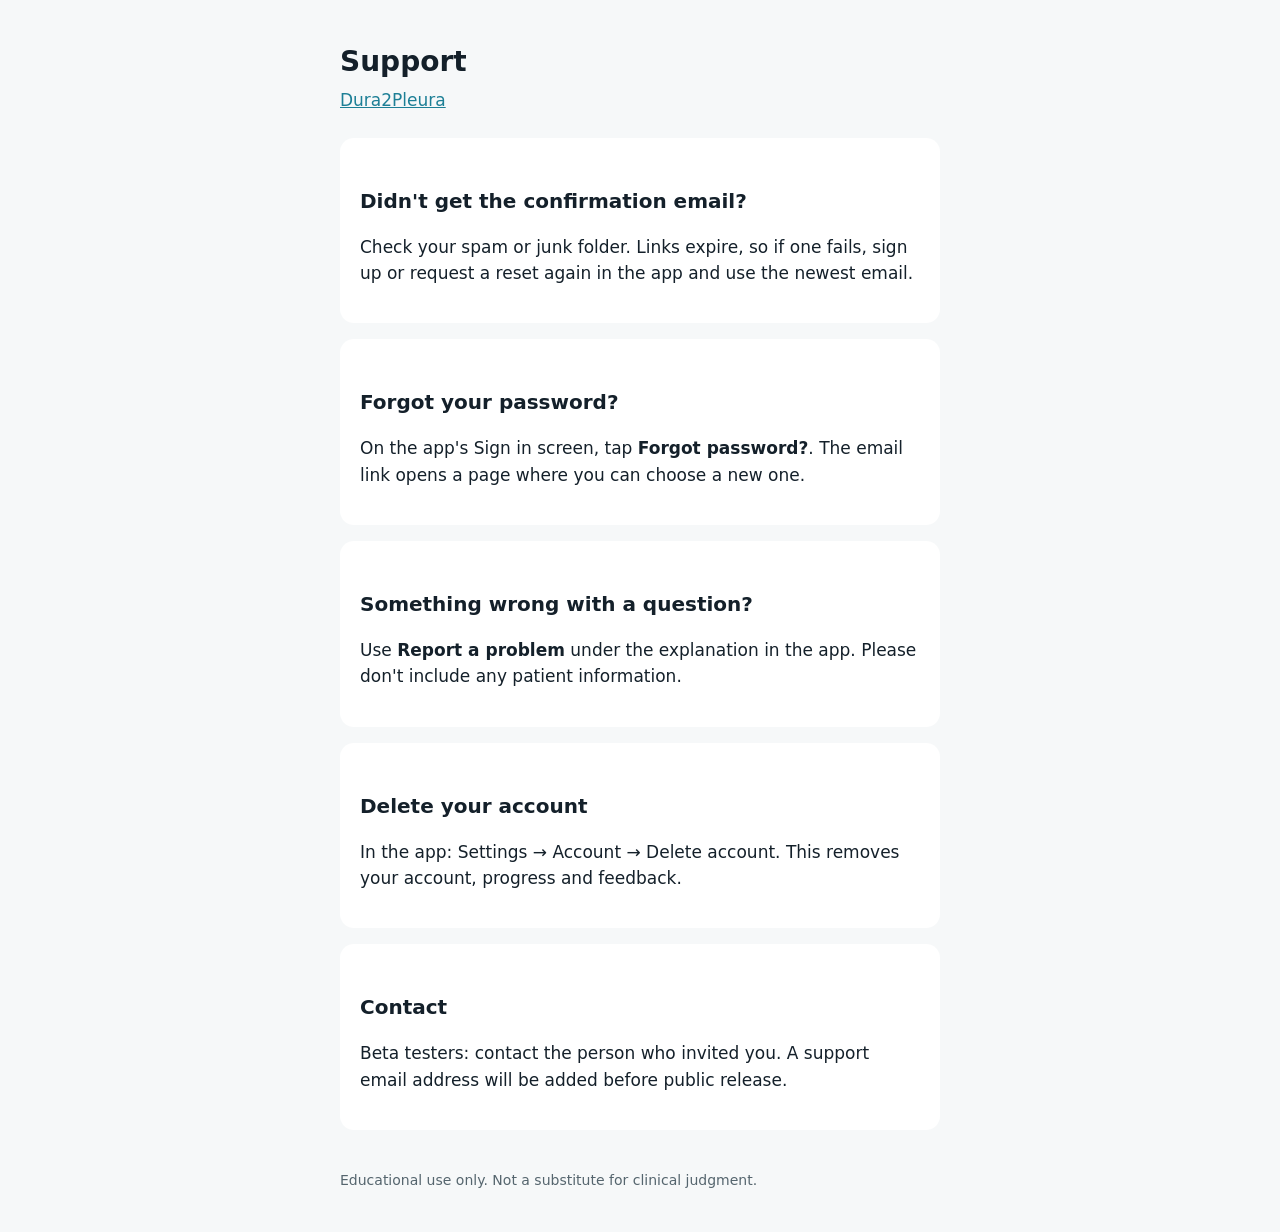
<file: support.html>
<!DOCTYPE html>
<html lang="en"><head><meta charset="utf-8"><meta name="viewport" content="width=device-width,initial-scale=1">
<title>Dura2Pleura · Support</title><link rel="stylesheet" href="style.css"></head>
<body><main><h1>Support</h1><p class="sub"><a href="./">Dura2Pleura</a></p>
<div class="card"><h2>Didn't get the confirmation email?</h2><p>Check your spam or junk folder. Links expire, so if one fails, sign up or request a reset again in the app and use the newest email.</p></div>
<div class="card"><h2>Forgot your password?</h2><p>On the app's Sign in screen, tap <b>Forgot password?</b>. The email link opens a page where you can choose a new one.</p></div>
<div class="card"><h2>Something wrong with a question?</h2><p>Use <b>Report a problem</b> under the explanation in the app. Please don't include any patient information.</p></div>
<div class="card"><h2>Delete your account</h2><p>In the app: Settings → Account → Delete account. This removes your account, progress and feedback.</p></div>
<div class="card"><h2>Contact</h2><p>Beta testers: contact the person who invited you. A support email address will be added before public release.</p></div>
<footer>Educational use only. Not a substitute for clinical judgment.</footer></main></body></html>
</file>
<file: style.css>
:root{--bg:#0f1417;--card:#172026;--fg:#e8eef1;--muted:#9fb0b8;--accent:#6fc3d6;--err:#f2a7a0}
@media (prefers-color-scheme: light){:root{--bg:#f6f8f9;--card:#fff;--fg:#14202a;--muted:#55656e;--accent:#1d7f96;--err:#b3261e}}
*{box-sizing:border-box}body{margin:0;font:17px/1.55 system-ui,-apple-system,Segoe UI,Roboto,sans-serif;background:var(--bg);color:var(--fg)}
main{max-width:640px;margin:0 auto;padding:40px 20px}h1{font-size:28px;margin:0 0 4px}h2{font-size:20px;margin:28px 0 8px}
.sub{color:var(--muted);margin:0 0 24px}.card{background:var(--card);border-radius:14px;padding:20px;margin:16px 0}
a{color:var(--accent)}label{display:block;margin:12px 0 4px;color:var(--muted);font-size:15px}
input{width:100%;padding:12px;border-radius:10px;border:1px solid #3a4a52;background:transparent;color:var(--fg);font-size:17px}
button{margin-top:16px;padding:12px 20px;border:0;border-radius:24px;background:var(--accent);color:#06171c;font-weight:600;font-size:16px}
.err{color:var(--err)}.hide{display:none}footer{color:var(--muted);font-size:14px;margin-top:40px}
</file>
